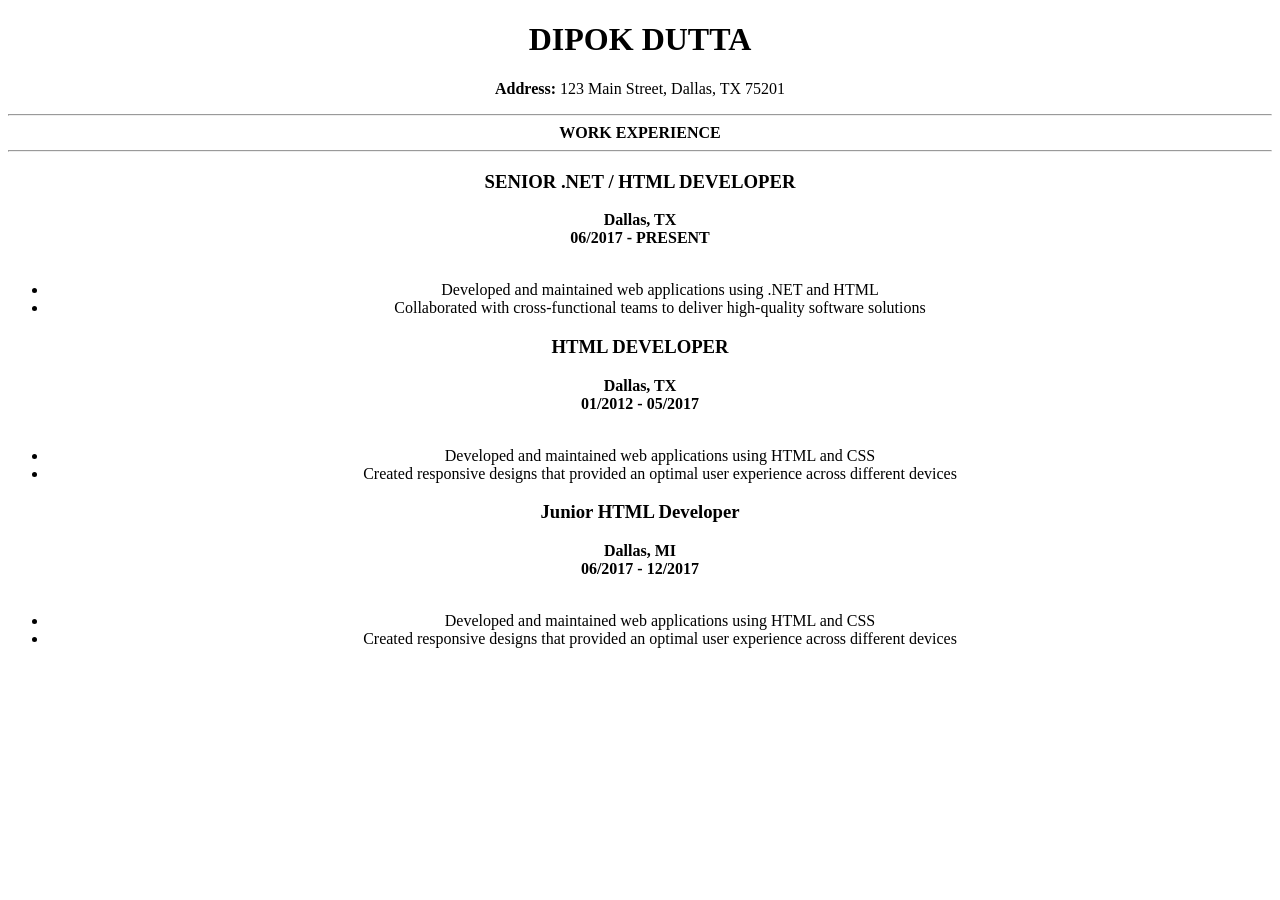
<file: 01&02/index.html>
<!DOCTYPE html>
<html lang="en">

<head>
    <meta charset="UTF-8">
    <meta name="viewport" content="width=device-width, initial-scale=1.0">
    <title>Document</title>
</head>

<body>
    <center>
        <header>
            <h1>DIPOK DUTTA</h1>
            <p>
                <b>Address:</b> 123 Main Street, Dallas, TX 75201</b>
            </p>
        </header>
        <hr>
        <b>WORK EXPERIENCE</b>
        <hr>
        <section>
            <div>
                <h3>SENIOR .NET / HTML DEVELOPER</h3>
                <b>Dallas, TX</b>
            </div>
            <div>
                <strong>06/2017 - PRESENT</strong>
            </div>
            <br>
            <ul>
                <li>Developed and maintained web applications using .NET and HTML</li>
                <li>Collaborated with cross-functional teams to deliver high-quality software solutions</li>
            </ul>
        </section>
        <section>
            <div>
                <h3>HTML DEVELOPER</h3>
                <b>Dallas, TX</b>
            </div>
            <div>
                <strong>01/2012 - 05/2017</strong>
            </div>
            <br>
            <ul>
                <li>Developed and maintained web applications using HTML and CSS</li>
                <li>Created responsive designs that provided an optimal user experience across different devices</li>
            </ul>
        </section>
        <section>
            <div>
                <h3>Junior HTML Developer</h3>
                <b>Dallas, MI</b>
            </div>
            <div>
                <strong>06/2017 - 12/2017</strong>
            </div>
            <br>
            <ul>
                <li>Developed and maintained web applications using HTML and CSS</li>
                <li>Created responsive designs that provided an optimal user experience across different devices</li>
            </ul>
        </section>
    </center>
</body>

</html>
</file>
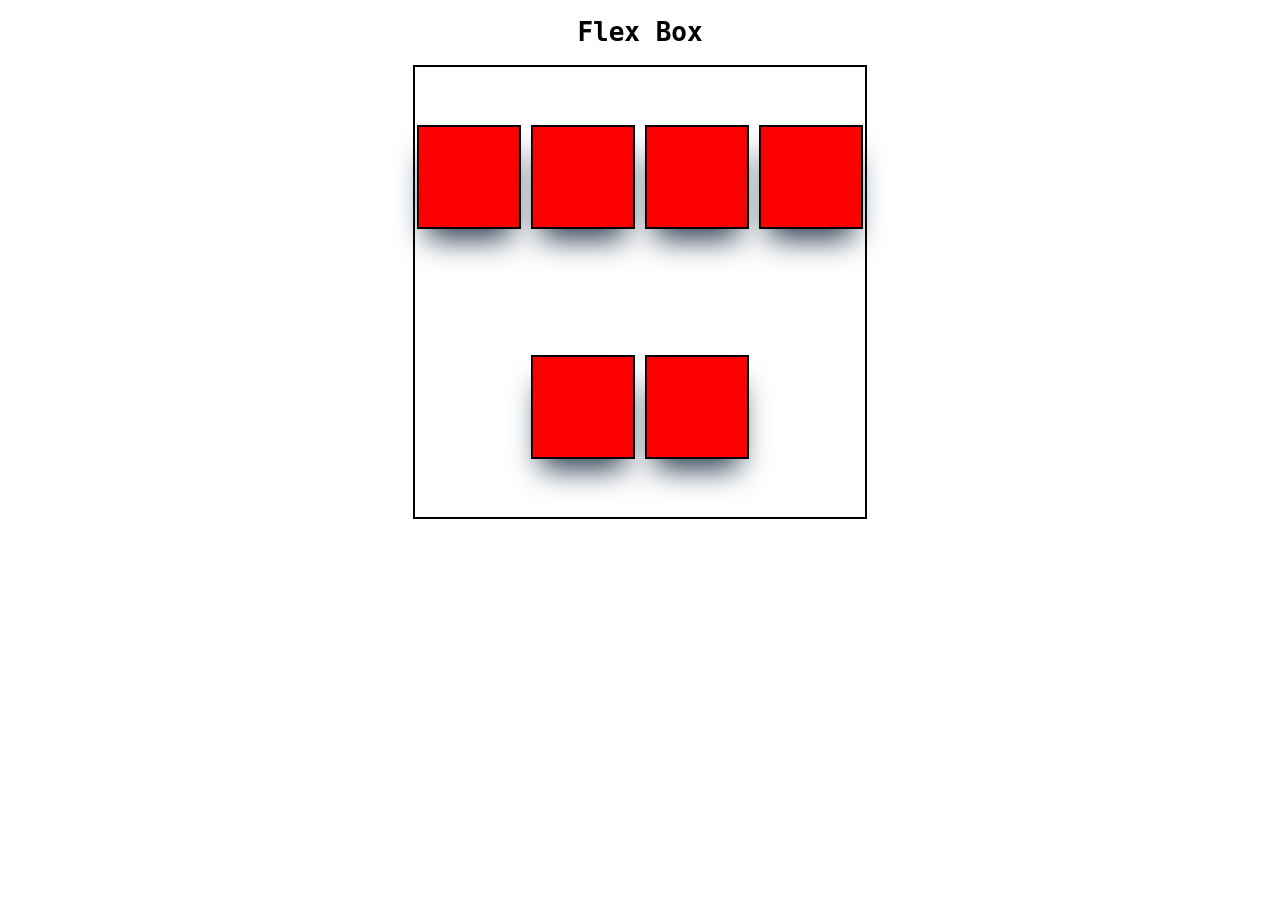
<file: 04/index.html>
<!DOCTYPE html>
<html lang="en">
<head>
    <meta charset="UTF-8">
    <meta name="viewport" content="width=device-width, initial-scale=1.0">
    <title>Document</title>
</head>
<style>
    .container {
        height: 50vh;
        width: 50vh;
        display: flex;
        justify-content: center;
        align-items: center;
        border: 2px solid black;
        flex-wrap: wrap;
        gap: 10px;
        margin: auto;
    }
    .box {
        width: 100px;
        height: 100px;
        background-color: red;
        border: 2px solid black;
        box-shadow: rgb(38, 57, 77) 0px 20px 30px -10px;
    }
</style>
<body>
    <h1 style="color: black; font-family: monospace; text-align: center;">Flex Box</h1>
    <div class="container">
        <div class="box">
            <div></div>
            <div></div>
        </div>
        <div class="box">
            <div></div>
            <div></div>
        </div>
        <div class="box">
            <div></div>
            <div></div>
        </div>
        <div class="box">
            <div></div>
            <div></div>
        </div>
        <div class="box">
            <div></div>
            <div></div>
        </div>
        <div class="box">
            <div></div>
            <div></div>
        </div>
    </div>
</body>
</html>
</file>
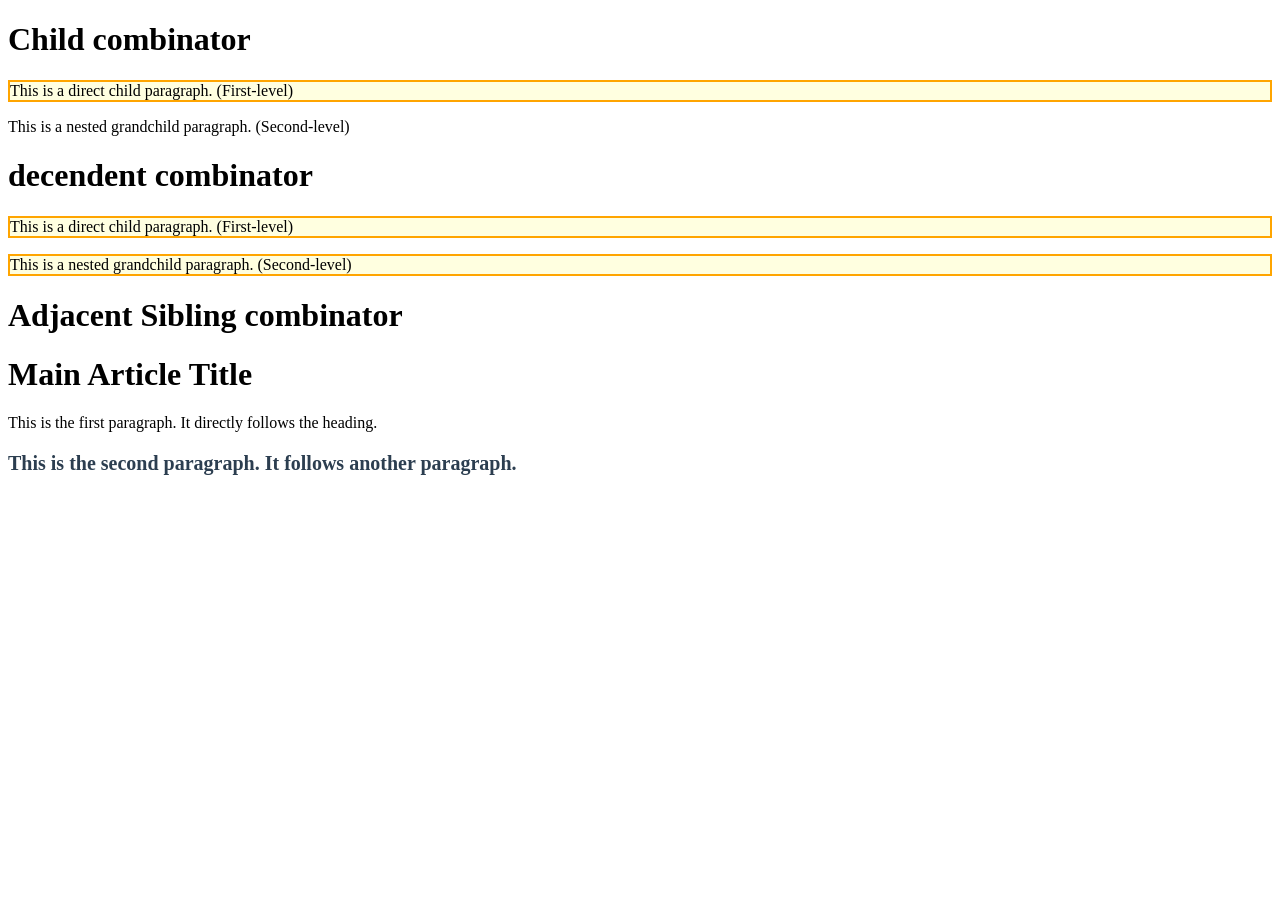
<file: 05/index.html>
<!DOCTYPE html>
<html lang="en">
<head>
    <meta charset="UTF-8">
    <meta name="viewport" content="width=device-width, initial-scale=1.0">
    <title>Document</title>
</head>
<style>
.parent-box > p {
  background-color: lightyellow;
  border: 2px solid orange;
}

.parent-box2  p {
  background-color: lightyellow;
  border: 2px solid orange;
}

p + p {
  font-size: 1.25rem;
  font-weight: bold;
  color: #2c3e50;
}

        
</style>
<body>
    <!-- combinators
     :
     decendent combinator -> Descendant(space)Any nested element at any depthdiv p
     Child>Immediate children onlydiv > p
    Adjacent Sibling+The very next sibling elementdiv + p
    General Sibling~All following sibling elementsdiv ~ p
     -->
    <h1>Child combinator</h1>
<article class="parent-box">
  <p>This is a direct child paragraph. (First-level)</p>
  
  <div class="callout-box">
    <p>This is a nested grandchild paragraph. (Second-level)</p>
  </div>
</article>

<h1>decendent combinator</h1>
<article class="parent-box2">
  <p>This is a direct child paragraph. (First-level)</p>
  
  <div class="callout-box2">
    <p>This is a nested grandchild paragraph. (Second-level)</p>
  </div>
</article>

<h1>Adjacent Sibling combinator</h1>
<div class="content-wrapper">
  <h1>Main Article Title</h1>
  <p>This is the first paragraph. It directly follows the heading.</p>
  
  <p>This is the second paragraph. It follows another paragraph.</p>
</div>

</body>
</html>
</file>
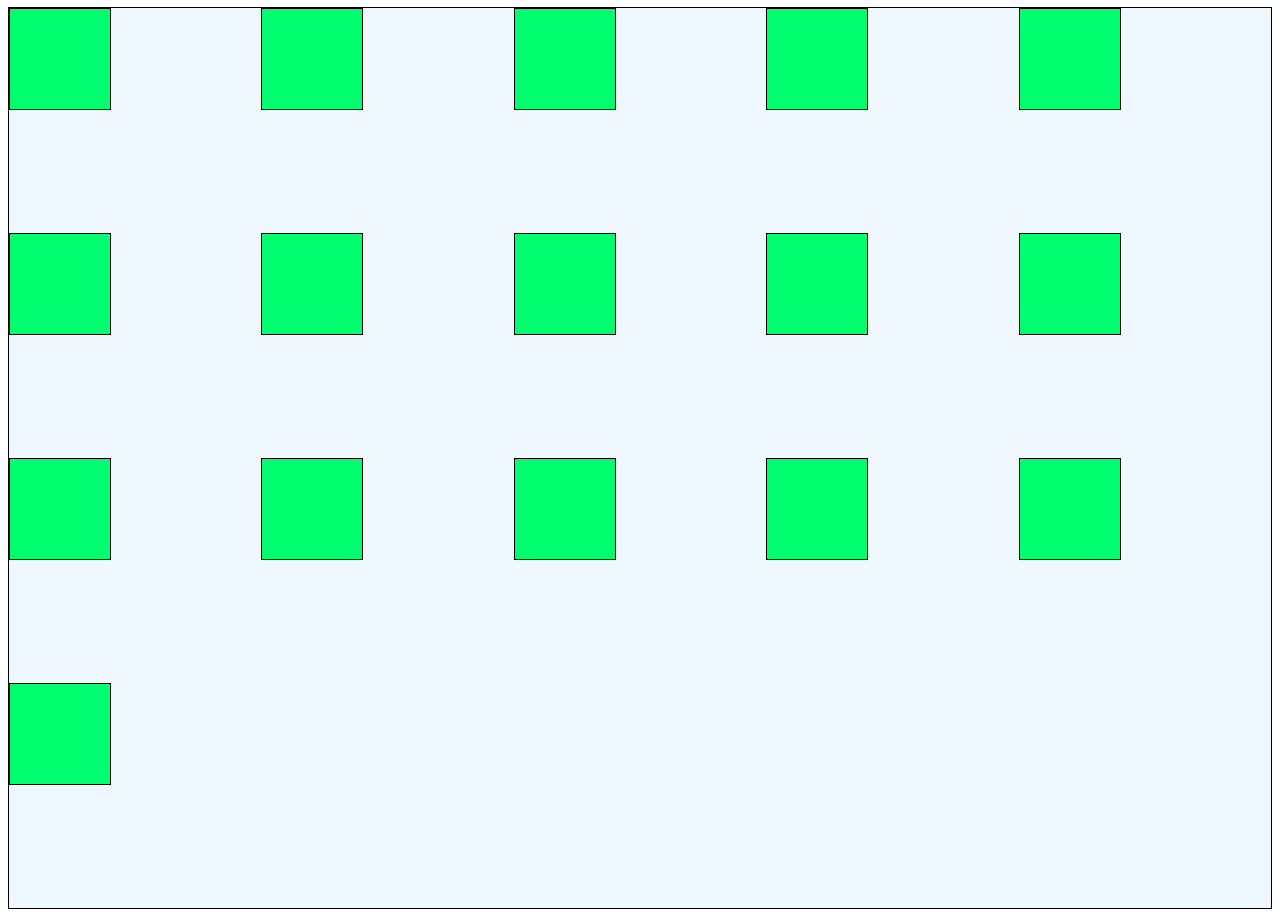
<file: 07/index.html>
<!DOCTYPE html>
<html lang="en">

<head>
    <meta charset="UTF-8">
    <meta name="viewport" content="width=device-width, initial-scale=1.0">
    <title>Document</title>
    <style>
        body{
            height: 100vh;
            display: flex;
            align-items: center;
            justify-content: center;
        }
        .parent {
            width: 100px;
            height: 100px;
            display: none; 
            /* display: relative; */
            background-color: blue;
            animation: rotate 4s linear infinite;
            border-radius: 50px;
        }

        .parent:hover {
            transform: scale(2);
        }

        .hole{
            width: 50px;
            height: 50px;
            background-color: white;
            border-radius: 50px;
        }

        @keyframes rotate {
            0% {
               transform: rotate(0deg);
            }
        
            100% {
                transform: rotate(360deg);
               
            }
        }

        .main {
            width: 100%;
            height: 100%;
            border: 1px solid black;
            display: grid;
            grid-template-columns: repeat(5,1fr);
            background-color: aliceblue;
        }
        .main > div {
            width: 100px;
            height: 100px;
            background-color: rgb(0, 255, 110);
            border: 1px solid black;
        }
        @media (max-width: 600px) {
            .main {
                display: grid;
                grid-template-columns: repeat(4,1fr);
            }
        }
        @media (max-width: 450px) {
            .main {
                display: grid;
                grid-template-columns: repeat(3,1fr);
            }
        }
         @media (max-width: 350px) {
            .main {
                display: grid;
                grid-template-columns: repeat(2,1fr);
            }
        }
         @media (max-width: 230px) {
            .main {
                display: grid;
                grid-template-columns: repeat(1,1fr);
            }
        }
    </style>
</head>

<body>
    <div class="parent"><div class="hole"></div></div>
    <div class="main">
        <div></div>
        <div></div>
        <div></div>
        <div></div>
        <div></div>
        <div></div>
        <div></div>
        <div></div>
        <div></div>
        <div></div>
        <div></div>
        <div></div>
        <div></div>
        <div></div>
        <div></div>
        <div></div>
    </div>
</body>

</html>
</file>
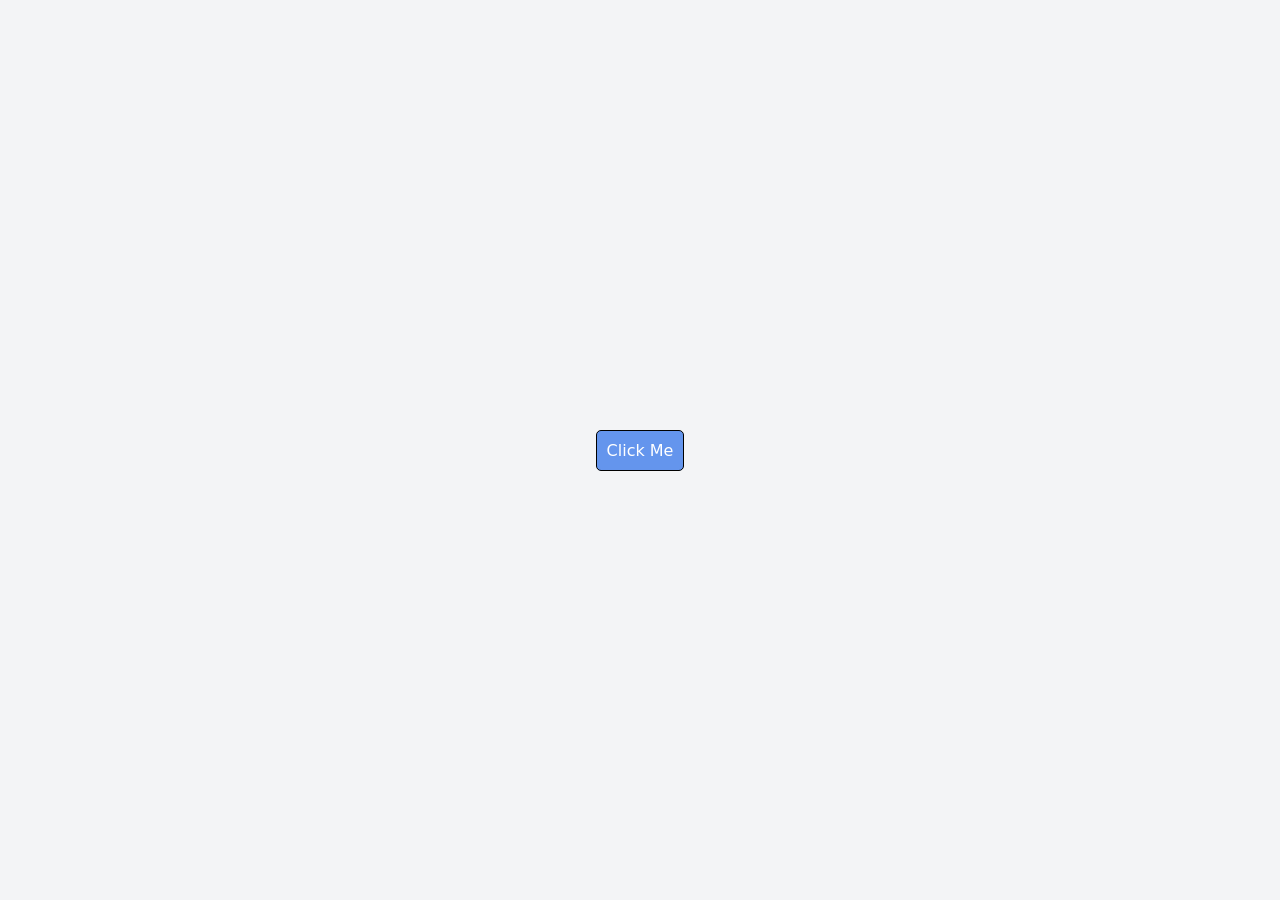
<file: random/index.html>
<!DOCTYPE html>
<html lang="en">
<head>
    <meta charset="UTF-8">
    <meta name="viewport" content="width=device-width, initial-scale=1.0">
    <title>Document</title>
</head>
<style>
body {
  font-family: system-ui, sans-serif;
  display: flex;
  justify-content: center;
  align-items: center;
  height: 100vh;
  margin: 0;
  background-color: #f3f4f6;
}
.btn {
    border: 1px solid black;
    padding: 10px;
    border-radius: 5px;
    background-color: cornflowerblue;
    color: white;
    text-decoration: none;
}

#overlay {
    position: fixed;
    top: 0;
     left: 0;
    height: 100%;
    width: 100%;
    display: flex;
    justify-content: center;
    align-items: center;
    background-color: rgb(93, 89, 89);
    opacity:0;
    pointer-events: none
}
#overlay:target {
    opacity: 1;
    pointer-events: auto;
}
</style>
<body>
    <a href="#overlay" class="btn">Click Me</a>
    <div id="overlay">
        <div>
            <p style="font-family: monospace; background-color: yellow;">❌ Wrong Credentials. Please Provide Valid Information</p>
            <a href="#" class="btn">Close</a>
        </div>
    </div>
</body>
</html>
</file>
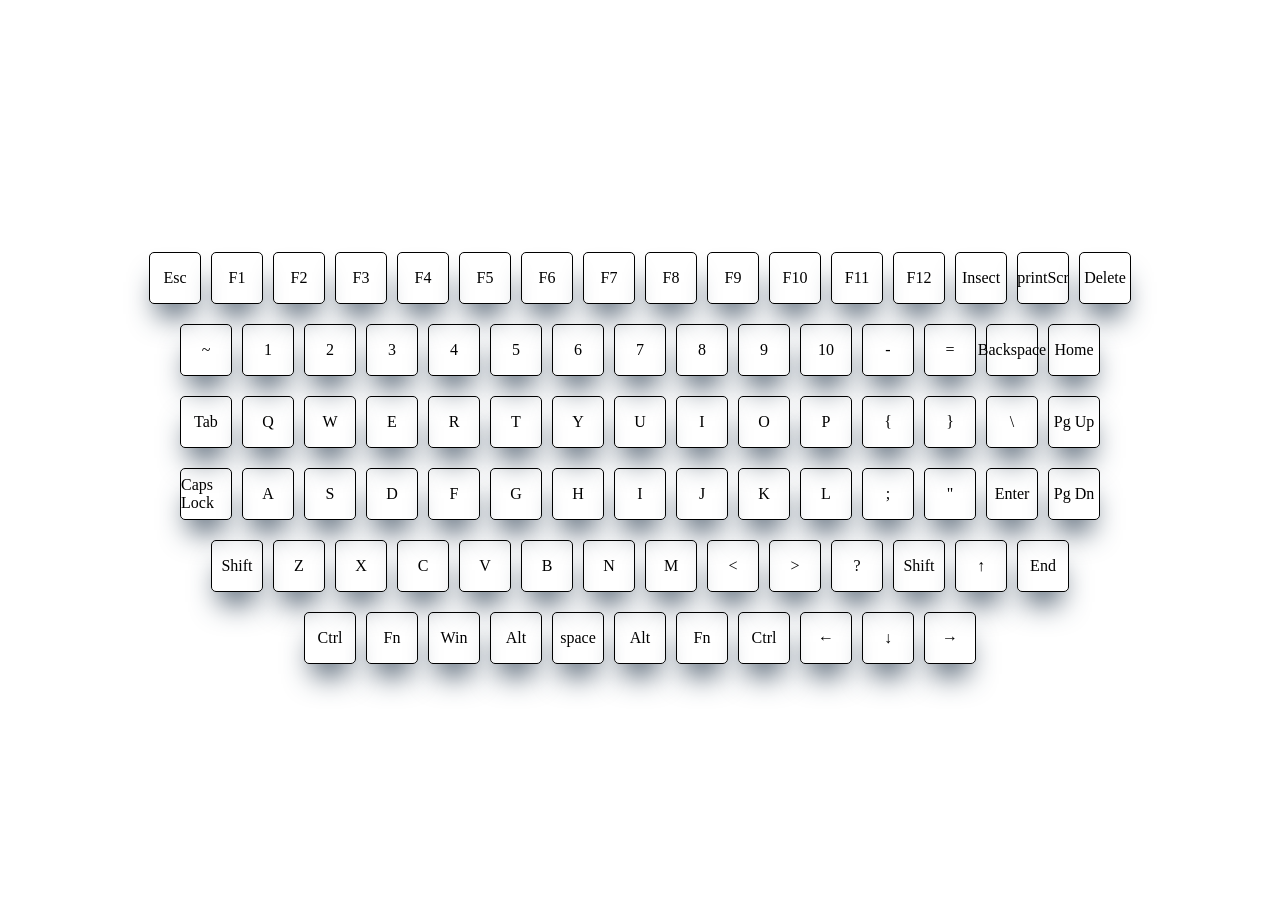
<file: 04/assignment/index.html>
<!DOCTYPE html>
<html lang="en">
<head>
    <meta charset="UTF-8">
    <meta name="viewport" content="width=device-width, initial-scale=1.0">
    <title>KeyWord</title>
</head>
<style>
    .board {
        width: 100%;
        height: 100vh;
        display: flex;
        justify-content: center;
        align-items: center;
        flex-direction: column;
        gap: 20px;
    }
    .row {
        display: flex;
        justify-content: center;
        align-items: center;
        gap: 10px;
    }
    .key {
        width: 50px;
        height: 50px;
        border: 1px solid black;
        display: flex;
        justify-content: center;
        align-items: center;
        border-radius: 5px;
        box-shadow: rgb(38, 57, 77) 0px 20px 30px -10px;
    }
</style>
<body>
<div class="board">
  <div class="row">
    <div class="key">Esc</div>
    <div class="key">F1</div>
    <div class="key">F2</div>
    <div class="key">F3</div>
    <div class="key">F4</div>
    <div class="key">F5</div>
    <div class="key">F6</div>
    <div class="key">F7</div>
    <div class="key">F8</div>
    <div class="key">F9</div>
    <div class="key">F10</div>
    <div class="key">F11</div>
    <div class="key">F12</div>
    <div class="key">Insect</div>
    <div class="key">printScr</div>
    <div class="key">Delete</div>
  </div>
  <div class="row">
    <div class="key">~</div>
    <div class="key">1</div>
    <div class="key">2</div>
    <div class="key">3</div>
    <div class="key">4</div>
    <div class="key">5</div>
    <div class="key">6</div>
    <div class="key">7</div>
    <div class="key">8</div>
    <div class="key">9</div>
    <div class="key">10</div>
    <div class="key">-</div>
    <div class="key">=</div>
    <div class="key">Backspace</div>
    <div class="key">Home</div>
  </div>
  <div class="row">
    <div class="key tab">Tab</div>
    <div class="key">Q</div>
    <div class="key">W</div>
    <div class="key">E</div>
    <div class="key">R</div>
    <div class="key">T</div>
    <div class="key">Y</div>
    <div class="key">U</div>
    <div class="key">I</div>
    <div class="key">O</div>
    <div class="key">P</div>
    <div class="key">{</div>
    <div class="key">}</div>
    <div class="key">\</div>
    <div class="key">Pg Up</div>
  </div>
  <div class="row">
    <div class="key capslock">Caps Lock</div>
    <div class="key">A</div>
    <div class="key">S</div>
    <div class="key">D</div>
    <div class="key">F</div>
    <div class="key">G</div>
    <div class="key">H</div>
    <div class="key">I</div>
    <div class="key">J</div>
    <div class="key">K</div>
    <div class="key">L</div>
    <div class="key">;</div>
    <div class="key">"</div>
    <div class="key enter">Enter</div>
    <div class="key">Pg Dn</div>
  </div>
  <div class="row">
    <div class="key l-shift">Shift</div>
    <div class="key">Z</div>
    <div class="key">X</div>
    <div class="key">C</div>
    <div class="key">V</div>
    <div class="key">B</div>
    <div class="key">N</div>
    <div class="key">M</div>
    <div class="key">&lt;</div>
    <div class="key">&gt;</div>
    <div class="key">?</div>
    <div class="key r-shift">Shift</div>
    <div class="key">↑</div>
    <div class="key">End</div>
  </div>
  <div class="row">
    <div class="key">Ctrl</div>
    <div class="key">Fn</div>
    <div class="key">Win</div>
    <div class="key">Alt</div>
    <div class="key space">space</div>
    <div class="key">Alt</div>
    <div class="key">Fn</div>
    <div class="key">Ctrl</div><div class="key">←</div><div class="key">↓</div><div class="key">→</div>
  </div>
</div>
</body>
</html>
</file>
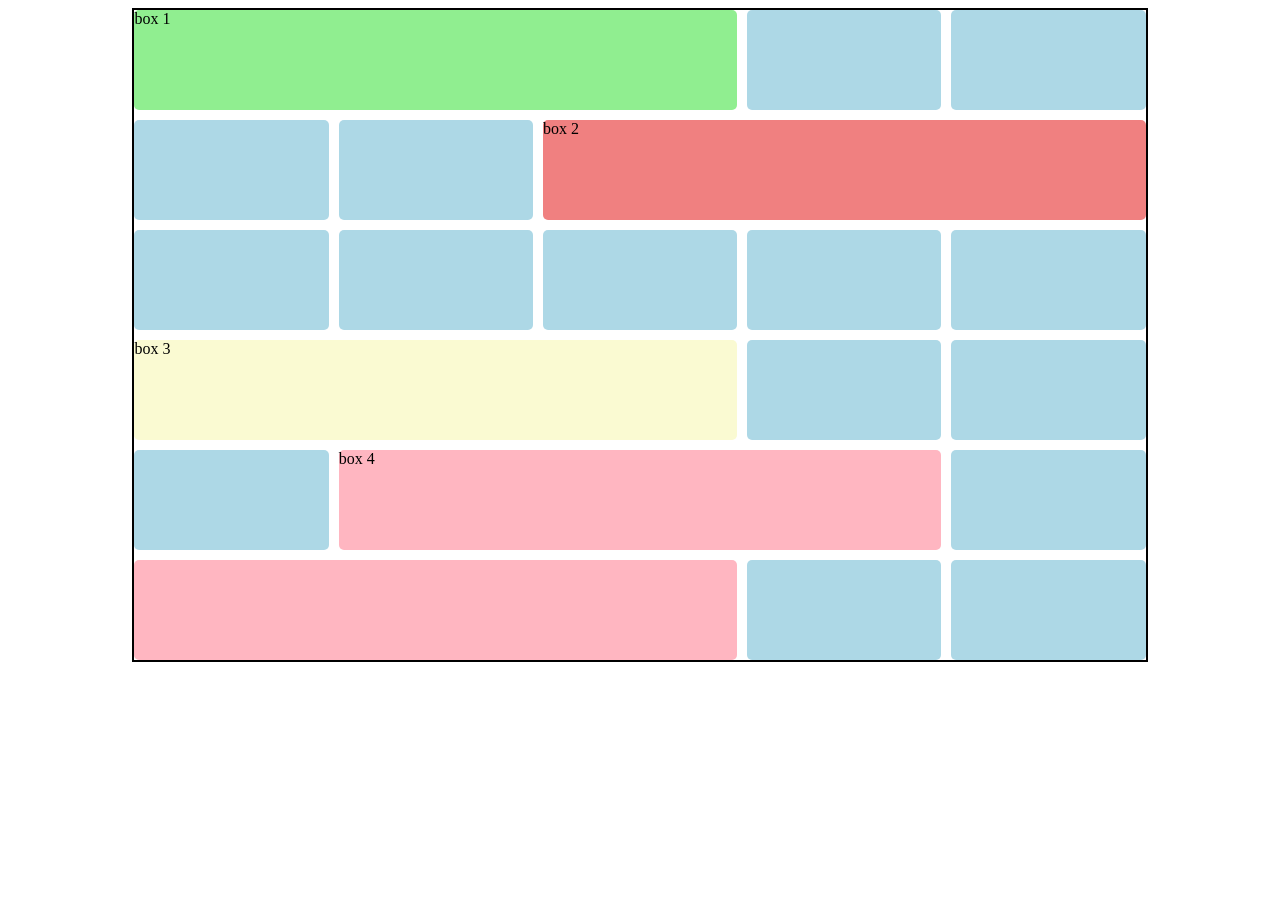
<file: 05/index2.html>
<!DOCTYPE html>
<html lang="en">
<head>
    <meta charset="UTF-8">
    <meta name="viewport" content="width=device-width, initial-scale=1.0">
    <title>Document</title>
</head>
<style>
    .parent-box {
        display: grid;
        grid-template-columns: repeat(5, 1fr);
        gap: 10px;
        width: 80%;
        margin: 0 auto;
        border: 2px solid black;
    }
    .parent-box > div {
        background-color: lightblue;
        height: 100px;
        border-radius: 5px;
    }
    .parent-box .box-1 {
        background-color: lightgreen;
        grid-column: span 3;
    }
    .parent-box .box-2 {
        background-color: lightcoral;
        grid-column: span 3;
    }
    .parent-box .box-3 {
        background-color: lightgoldenrodyellow;
        grid-column: span 3;
    }
    .parent-box .box-4 {
        background-color: lightpink;
        grid-column: span 3;
    }
</style>
<body>
    <div class="parent-box">
        <div class="box-1">box 1</div>
        <div></div>
        <div></div>
        <div></div>
        <div></div>
        <div class="box-2">box 2</div>
        <div></div>
        <div></div>
        <div></div>
        <div></div>
        <div></div>
        <div class="box-3">box 3</div>
        <div></div>
        <div></div>
        <div></div>
        <div class="box-4">box 4</div>
        <div></div>
        <div class="box-4"></div>
        <div></div>
        <div></div>
    </div>
</body>
</html>
</file>
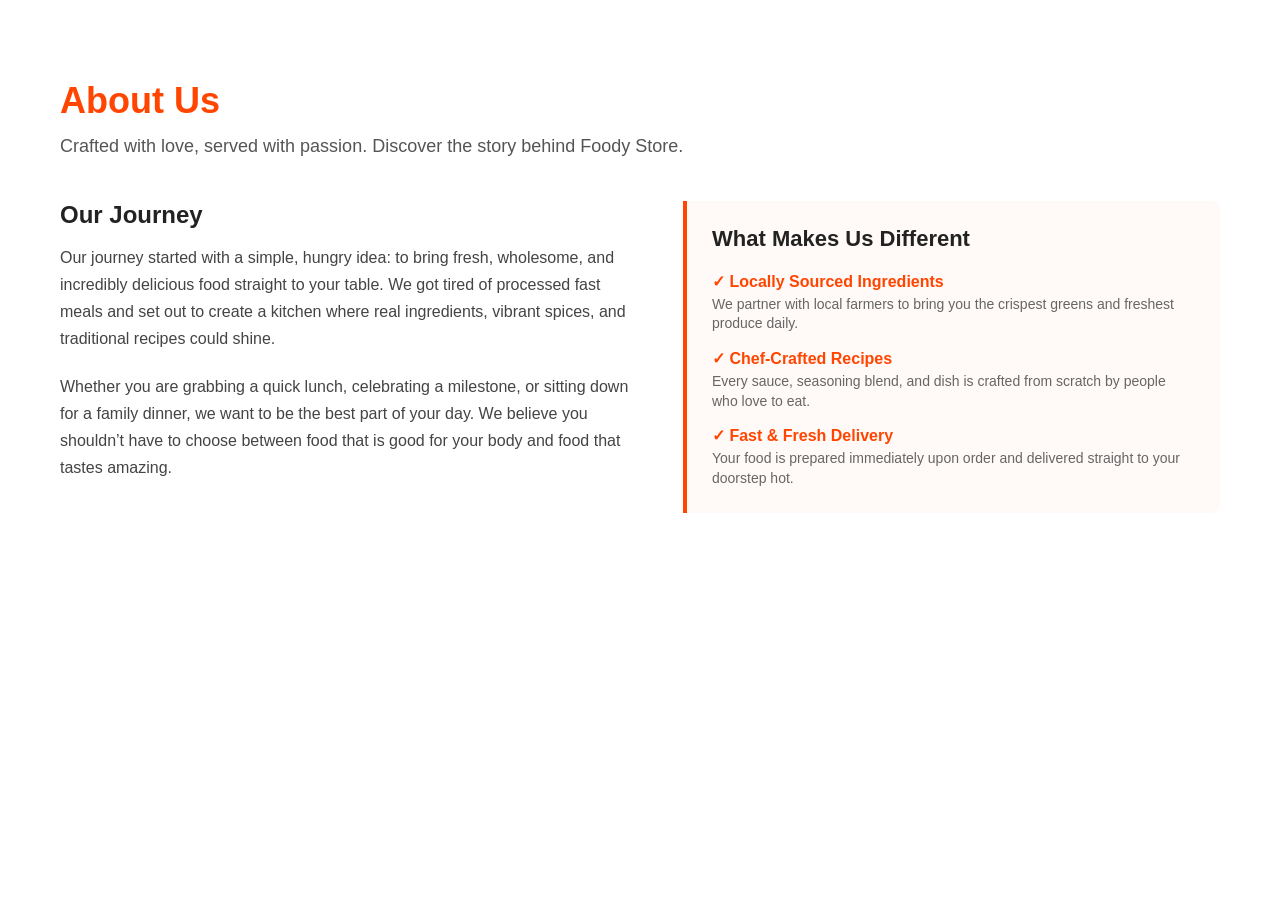
<file: 06/about.html>
<!DOCTYPE html>
<html lang="en">

<head>
    <meta charset="UTF-8">
    <meta name="viewport" content="width=device-width, initial-scale=1.0">
    <title>About</title>
</head>

<body>
    <div style="
    width: 100%; 
    max-width: 1200px; 
    margin: 40px auto; 
    padding: 40px 20px; 
    font-family: sans-serif; 
    box-sizing: border-box;
">

        <!-- Title Section -->
        <h1 style="
        font-size: 36px; 
        color: orangered; 
        margin: 0 0 10px 0; 
        font-weight: 700;
    ">About Us</h1>

        <p style="
        font-size: 18px; 
        color: #555555; 
        margin: 0 0 40px 0; 
        line-height: 1.6;
    ">
            Crafted with love, served with passion. Discover the story behind Foody Store.
        </p>

        <!-- Content Columns -->
        <div style="
        display: flex; 
        flex-wrap: wrap; 
        gap: 40px; 
        align-items: flex-start;
    ">

            <!-- Left Side: Our Story -->
            <div style="flex: 1 1 500px;">
                <h2 style="font-size: 24px; color: #222222; margin: 0 0 15px 0;">Our Journey</h2>
                <p style="line-height: 1.7; color: #444444; font-size: 16px; margin: 0 0 20px 0;">
                    Our journey started with a simple, hungry idea: to bring fresh, wholesome, and incredibly delicious
                    food straight to your table. We got tired of processed fast meals and set out to create a kitchen
                    where real ingredients, vibrant spices, and traditional recipes could shine.
                </p>
                <p style="line-height: 1.7; color: #444444; font-size: 16px; margin: 0;">
                    Whether you are grabbing a quick lunch, celebrating a milestone, or sitting down for a family
                    dinner, we want to be the best part of your day. We believe you shouldn’t have to choose between
                    food that is good for your body and food that tastes amazing.
                </p>
            </div>

            <!-- Right Side: Our Promises -->
            <div style="
            flex: 1 1 400px; 
            background-color: #fffaf7; 
            border-left: 4px solid orangered; 
            padding: 25px; 
            border-radius: 0 8px 8px 0;
        ">
                <h2 style="font-size: 22px; color: #222222; margin: 0 0 20px 0;">What Makes Us Different</h2>

                <div style="margin-bottom: 15px;">
                    <strong style="color: orangered; display: block; font-size: 16px; margin-bottom: 4px;">✓ Locally
                        Sourced Ingredients</strong>
                    <span style="color: #666666; font-size: 14px; line-height: 1.4;">We partner with local farmers to
                        bring you the crispest greens and freshest produce daily.</span>
                </div>

                <div style="margin-bottom: 15px;">
                    <strong style="color: orangered; display: block; font-size: 16px; margin-bottom: 4px;">✓
                        Chef-Crafted Recipes</strong>
                    <span style="color: #666666; font-size: 14px; line-height: 1.4;">Every sauce, seasoning blend, and
                        dish is crafted from scratch by people who love to eat.</span>
                </div>

                <div>
                    <strong style="color: orangered; display: block; font-size: 16px; margin-bottom: 4px;">✓ Fast &
                        Fresh Delivery</strong>
                    <span style="color: #666666; font-size: 14px; line-height: 1.4;">Your food is prepared immediately
                        upon order and delivered straight to your doorstep hot.</span>
                </div>
            </div>

        </div>
    </div>

</body>

</html>
</file>
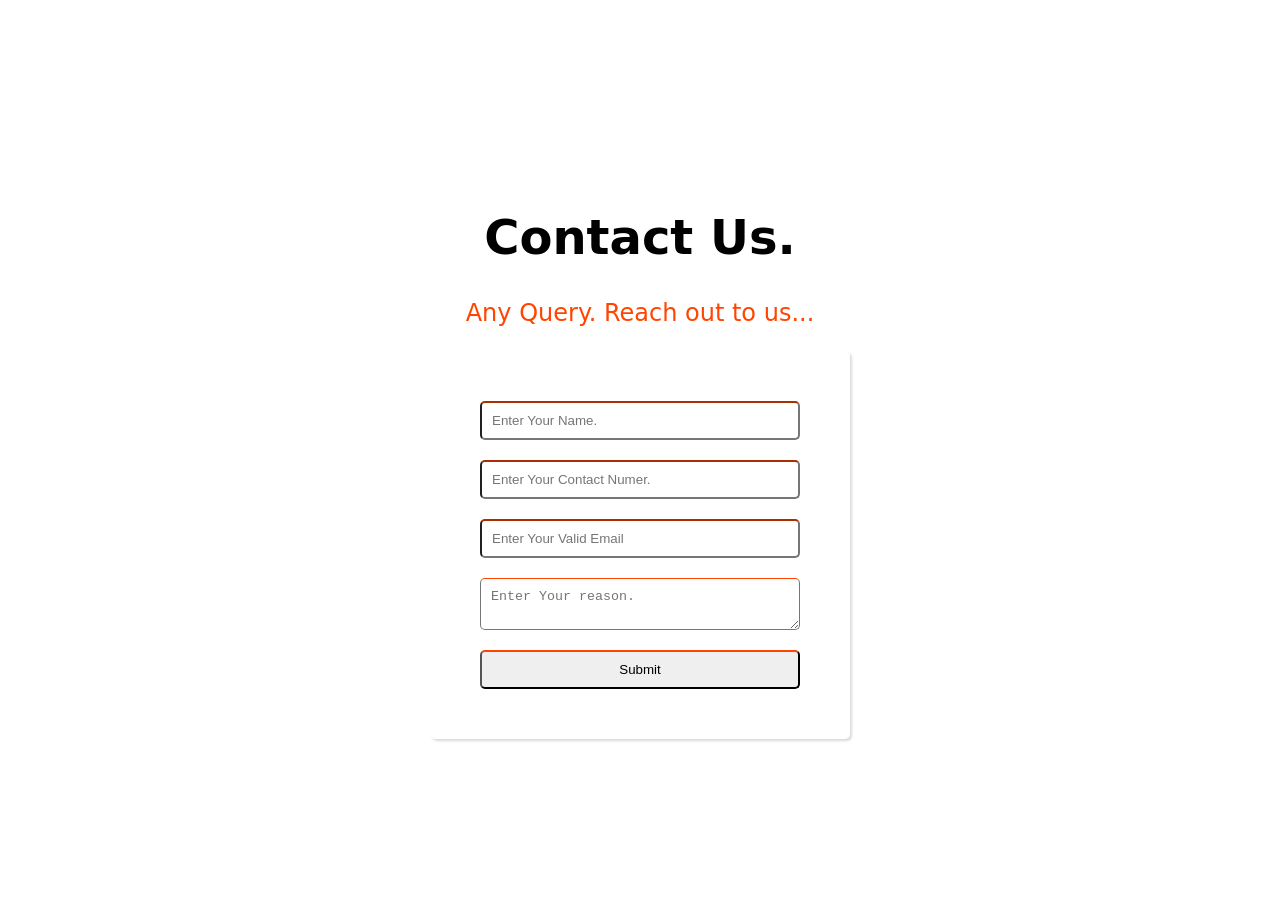
<file: 06/contact.html>
<!DOCTYPE html>
<html lang="en">
<head>
    <meta charset="UTF-8">
    <meta name="viewport" content="width=device-width, initial-scale=1.0">
    <title>Contact</title>
</head>

<body style=" font-family: system-ui, -apple-system, BlinkMacSystemFont, 'Segoe UI', Roboto, Oxygen, Ubuntu, Cantarell, 'Open Sans', 'Helvetica Neue', sans-serif; height: 100vh; display: flex; align-items: center; justify-content: center; flex-direction: column; font-size: 24px;">
    <h1 style="margin-bottom: 10px;">Contact Us.</h1>
    <p style="color: orangered;">Any Query. Reach out to us...</p>
    <div style="border-radius: 5px; padding: 10px;  width: 400px; box-shadow: rgba(0, 0, 0, 0.15) 1.95px 1.95px 2.6px;">
        <form style="display: flex; flex-direction: column; gap: 20px; padding: 40px;">
            <input type="text" placeholder="Enter Your Name." style="padding: 10px; border-top-color: orangered; border-radius: 5px;">
            <input type="number" placeholder="Enter Your Contact Numer." style="padding: 10px; border-top-color: orangered; border-radius: 5px;">
            <input type="Email" placeholder="Enter Your Valid Email" style="padding: 10px; border-top-color: orangered; border-radius: 5px;">
            <textarea name="reason" id="reason" placeholder="Enter Your reason." style="padding: 10px; border-top-color: orangered; border-radius: 5px;"></textarea>
            <button style="border-top-color: orangered; padding: 10px; border-radius: 5px;">Submit</button>
        </form>
    </div>
</body>
</html>
</file>
